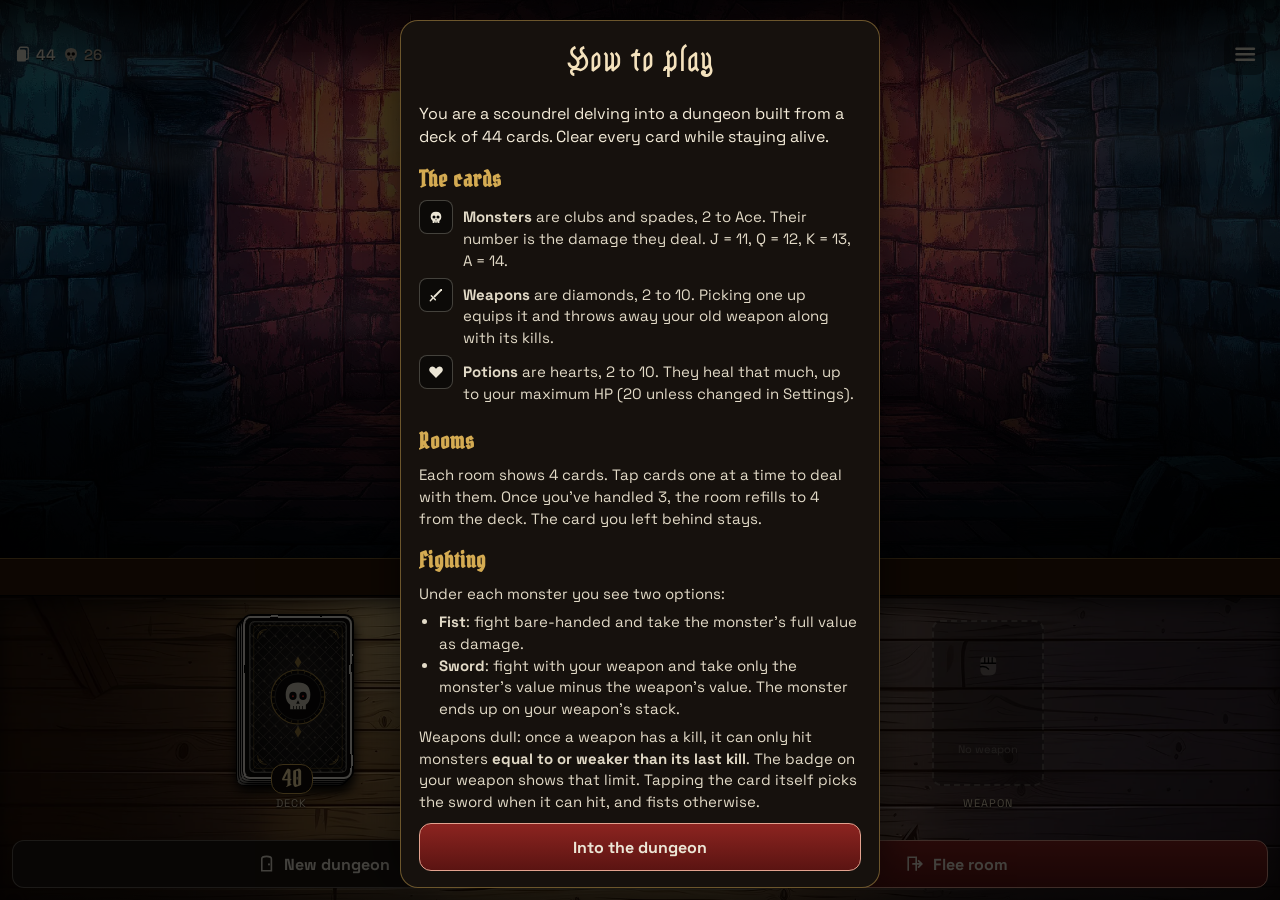
<file: Scoundrel/Web/index.html>
<!DOCTYPE html>
<html lang="en">
<head>
<meta charset="utf-8">
<meta name="viewport" content="width=device-width, initial-scale=1, maximum-scale=1, user-scalable=no, viewport-fit=cover">
<meta name="apple-mobile-web-app-capable" content="yes">
<meta name="theme-color" content="#0b0908">
<meta name="apple-mobile-web-app-status-bar-style" content="black-translucent">
<meta name="apple-mobile-web-app-title" content="Scoundrel">
<link rel="manifest" href="manifest.webmanifest">
<link rel="apple-touch-icon" href="assets/ui/icon-180.png?v=4">
<title>Scoundrel</title>
<link rel="stylesheet" href="style.css">
</head>
<body>
<svg width="0" height="0" style="position:absolute" aria-hidden="true">
  <defs>
    <filter id="wobble" x="-4%" y="-4%" width="108%" height="108%">
      <feTurbulence type="fractalNoise" baseFrequency="0.045" numOctaves="2" seed="7" result="w"/>
      <feDisplacementMap in="SourceGraphic" in2="w" scale="3.2" xChannelSelector="R" yChannelSelector="G"/>
    </filter>
    <filter id="ink" x="-5%" y="-5%" width="110%" height="110%">
      <feTurbulence type="fractalNoise" baseFrequency="0.9" numOctaves="2" seed="3" result="n"/>
      <feDisplacementMap in="SourceGraphic" in2="n" scale="1.4" xChannelSelector="R" yChannelSelector="G"/>
    </filter>
  </defs>
</svg>

<div id="app">
  <div class="bg" id="bgA"></div>
  <div class="bg" id="bgB"></div>
  <div class="shade"></div>
  <div class="fog" id="fog"><i class="f1"></i><i class="f2"></i></div>
  <div class="sparks" id="sparks"></div>
  <div class="bats" id="bats"></div>
  <div class="hurt" id="hurt"></div>

  <header class="topbar">
    <div class="deckinfo" id="deckinfo"></div>
    <div class="roomtitle" id="roomtitle">Room 1</div>
    <button class="iconbtn" id="menuBtn" aria-label="Menu"></button>
  </header>

  <section class="scene" id="scene"></section>

  <section class="table">
    <div class="trim"></div>
    <div class="room" id="room"></div>
  </section>

  <div class="message" id="message"></div>

  <div class="desk">
  <section class="panel">
    <div class="slot" id="deckSlot"></div>
    <div class="slot" id="heroSlot"></div>
    <div class="slot" id="weaponSlot"></div>
  </section>

  <nav class="actions">
    <button class="btn" id="newBtn"></button>
    <button class="btn primary" id="fleeBtn"></button>
  </nav>
  </div>
</div>

<!-- menu -->
<div class="overlay" id="menu" hidden>
  <div class="sheet">
    <h2>Scoundrel</h2>
    <button class="btn wide" data-act="new"></button>
    <button class="btn wide" data-act="rules"></button>
    <button class="btn wide" data-act="settings"></button>
    <button class="btn wide ghost" data-act="close">Back to the dungeon</button>
    <p class="credit">Original game by Zach Gage and Kurt Bieg, © 2011</p>
  </div>
</div>

<!-- rules -->
<div class="overlay" id="rules" hidden>
  <div class="sheet scroll">
    <h2>How to play</h2>
    <div class="rules-body">
      <p class="lead">You are a scoundrel delving into a dungeon built from a deck of 44 cards. Clear every card while staying alive.</p>

      <h3>The cards</h3>
      <div class="rule-row"><span class="chip skull"></span><p><b>Monsters</b> are clubs and spades, 2 to Ace. Their number is the damage they deal. J = 11, Q = 12, K = 13, A = 14.</p></div>
      <div class="rule-row"><span class="chip sword"></span><p><b>Weapons</b> are diamonds, 2 to 10. Picking one up equips it and throws away your old weapon along with its kills.</p></div>
      <div class="rule-row"><span class="chip heart"></span><p><b>Potions</b> are hearts, 2 to 10. They heal that much, up to your maximum HP (20 unless changed in Settings).</p></div>

      <h3>Rooms</h3>
      <p>Each room shows 4 cards. Tap cards one at a time to deal with them. Once you've handled 3, the room refills to 4 from the deck. The card you left behind stays.</p>

      <h3>Fighting</h3>
      <p>Under each monster you see two options:</p>
      <ul>
        <li><b>Fist</b>: fight bare-handed and take the monster's full value as damage.</li>
        <li><b>Sword</b>: fight with your weapon and take only the monster's value minus the weapon's value. The monster ends up on your weapon's stack.</li>
      </ul>
      <p>Weapons dull: once a weapon has a kill, it can only hit monsters <b>equal to or weaker than its last kill</b>. The badge on your weapon shows that limit. Tapping the card itself picks the sword when it can hit, and fists otherwise.</p>
      <p><b>Drag &amp; drop</b> works too: drag a monster onto your hero to fight bare-handed, or onto your weapon to use it. You can also drag your equipped weapon onto a monster. Drag a weapon onto the weapon slot to equip it, and a potion onto your hero to drink it.</p>

      <h3>Potions</h3>
      <p>You can drink only one potion per room. A second potion in the same room is wasted.</p>

      <h3>Fleeing</h3>
      <p>Before touching a full room, you may flee. All 4 cards go to the bottom of the deck and you get a fresh room. You can't flee two rooms in a row.</p>

      <h3>Scoring</h3>
      <p><b>Survive</b> by clearing the whole deck. Your score is your remaining HP. If you're at full health and your last move was drinking a potion, its value is added on top.</p>
      <p><b>Die</b> when HP hits 0. Your score is your HP minus the value of every monster still in the dungeon.</p>

      <h3>Tips</h3>
      <ul>
        <li>Kill big monsters with your weapon first. Small kills dull it fast.</li>
        <li>Sometimes fists are smarter, to save your weapon for a bigger threat.</li>
        <li>Count what's left: the top bar shows cards and monsters remaining.</li>
      </ul>
    </div>
    <button class="btn wide primary" data-act="close">Into the dungeon</button>
  </div>
</div>

<!-- settings -->
<div class="overlay" id="settings" hidden>
  <div class="sheet">
    <h2>Settings</h2>
    <label class="field">Maximum health
      <div class="stepper">
        <button class="btn small" data-step="-1">−</button>
        <output id="hpOut">20</output>
        <button class="btn small" data-step="1">+</button>
      </div>
    </label>
    <label class="field toggle">Haptics
      <input type="checkbox" id="hapticsToggle" checked>
    </label>
    <p class="note" id="settingsNote">Changing maximum health starts a new dungeon.</p>
    <button class="btn wide primary" data-act="save">Save</button>
    <button class="btn wide ghost" data-act="close">Cancel</button>
  </div>
</div>

<!-- confirm -->
<div class="overlay" id="confirm" hidden>
  <div class="sheet">
    <h2>Abandon this dungeon?</h2>
    <p class="note">Your current run will be lost.</p>
    <button class="btn wide primary" data-act="yes">Find another dungeon</button>
    <button class="btn wide ghost" data-act="close">Keep playing</button>
  </div>
</div>

<!-- game over -->
<div class="overlay end" id="gameover" hidden>
  <div class="endbg" id="endbg"></div>
  <div class="endcard">
    <h1 id="endTitle">You Survived!</h1>
    <div class="score"><span>Score</span><b id="endScore">0</b></div>
    <p class="note" id="endNote"></p>
    <button class="btn wide primary" data-act="again">Start another dungeon</button>
  </div>
</div>

<script src="engine.js"></script>
<script src="art.js"></script>
<script src="ui.js"></script>
</body>
</html>
</file>
<file: Scoundrel/Web/style.css>
@font-face { font-family: 'Astloch'; src: url('assets/fonts/Astloch.ttf') format('truetype'); font-display: block; }
@font-face { font-family: 'PirataOne'; src: url('assets/fonts/PirataOne.ttf') format('truetype'); font-display: block; }
@font-face { font-family: 'SpaceGrotesk'; src: url('assets/fonts/SpaceGrotesk.ttf') format('truetype'); font-weight: 300 700; font-display: block; }

:root {
  --ink: #ece6d6;
  --ink-dim: #b7ae9b;
  --felt: #7a1b1e;
  --felt-d: #4e0f12;
  --gold: #d4ab52;
  --blood: #e0342b;
  --heal: #7fd36a;
  --wood-d: #301706;
  --sat: env(safe-area-inset-top, 0px);
  --sab: env(safe-area-inset-bottom, 0px);
  --gap: 6px;
  --cw: min(calc((100vw - 14px - 3 * var(--gap)) / 4), 112px);
  --ch: calc(var(--cw) * 1.48);
}

* { box-sizing: border-box; -webkit-tap-highlight-color: transparent; }
html, body { margin: 0; height: 100%; background: #0b0908; color: var(--ink); overflow: hidden; }
body {
  font-family: 'SpaceGrotesk', ui-sans-serif, system-ui, sans-serif;
  -webkit-user-select: none; user-select: none; -webkit-touch-callout: none;
  overscroll-behavior: none; touch-action: manipulation;
}
button { font: inherit; color: inherit; border: 0; background: none; padding: 0; cursor: pointer; }
.icon { width: 1.2em; height: 1.2em; display: inline-block; vertical-align: -0.22em; fill: currentColor; }

#app {
  position: fixed; inset: 0;
  display: flex; flex-direction: column;
  padding-top: max(var(--sat), 8px);
}
/* Home-screen app: fill the whole screen (iOS otherwise leaves a gap at the bottom) */
@media (display-mode: standalone) {
  html, body { height: 100vh; }
  #app { bottom: auto; height: 100vh; }
}

/* backgrounds */
.bg { will-change: opacity; transform: translateZ(0); position: absolute; inset: 0 0 auto 0; height: var(--bgh, 100%); background: #0b0908 center 62% / cover no-repeat; transition: opacity .9s ease; z-index: -3; }
#bgB { opacity: 0; }
.fog {
  position: absolute; left: 0; right: 0; top: 0; height: calc(var(--bgh, 60%) * .78); z-index: -1;
  overflow: hidden; pointer-events: none; opacity: 0; transition: opacity 2s ease;
  -webkit-mask-image: linear-gradient(to bottom, transparent 0%, #000 18%, #000 55%, transparent 100%);
  mask-image: linear-gradient(to bottom, transparent 0%, #000 18%, #000 55%, transparent 100%);
}
.fog i {
  position: absolute; top: 0; bottom: 0; left: 0; width: 200%;
  background: url('assets/ui/fog.svg') repeat-x 0 0 / 50% 100%;
  will-change: transform; backface-visibility: hidden;
}
.fog.on { opacity: 1; animation: fogbreathe 11s ease-in-out infinite alternate; }
@keyframes fogbreathe { from { opacity: 1; } to { opacity: .7; } }
.fog .f1 { opacity: calc(var(--fog1, .15) * .8); animation: fogdrift 30s linear infinite; animation-delay: var(--fogd1, 0s); }
.fog .f2 { opacity: calc(var(--fog2, .1) * .8); top: 12%; transform: scaleY(-1); animation: fogdrift2 22s linear infinite; animation-delay: var(--fogd2, 0s); }
@keyframes fogdrift { from { transform: translate3d(0,0,0); } to { transform: translate3d(-50%,0,0); } }
@keyframes fogdrift2 { from { transform: translate3d(-50%,0,0) scaleY(-1); } to { transform: translate3d(0,0,0) scaleY(-1); } }
@media (prefers-reduced-motion: reduce) { .fog i, .fog.on { animation: none; } }
.bats { position: absolute; left: 0; right: 0; top: 0; height: calc(var(--bgh, 60%) * .72); z-index: -1; overflow: hidden; pointer-events: none; }
.bat { position: absolute; left: 0; top: 0; width: var(--bw, 34px); will-change: transform; }
.bat .bob { animation: batbob .6s ease-in-out infinite alternate; }
.bat .batimg {
  display: block; width: 100%; aspect-ratio: 260 / 309;
  background: url('assets/ui/bat.webp') 0 0 / 400% 100% no-repeat;
  animation: batflap var(--flap, .4s) steps(4) infinite;
  filter: brightness(.56) contrast(1.08) drop-shadow(0 2px 3px rgba(0,0,0,.55));
}
@keyframes batflap { from { background-position: 0% 0; } to { background-position: 133.333% 0; } }
.bat .batimg.v2 { aspect-ratio: 260 / 198; background-image: url('assets/ui/bat2.webp'); }
@keyframes batbob { from { transform: translateY(-10px); } to { transform: translateY(10px); } }


.sparks { position: absolute; left: 0; right: 0; top: 0; height: calc(var(--bgh, 60%) * .8); z-index: -1; overflow: hidden; pointer-events: none; }
.spark {
  position: absolute; width: var(--s, 2px); height: var(--s, 2px); border-radius: 50%;
  background: #ffcf7a; box-shadow: 0 0 4px 1px rgba(255, 140, 40, .8), 0 0 10px 2px rgba(255, 90, 20, .35);
  opacity: 0; animation: spark var(--t, 6s) ease-out forwards;
}
@keyframes spark {
  0%   { opacity: 0; transform: translate(0, 0); }
  12%  { opacity: var(--o, .5); }
  50%  { transform: translate(var(--dx1, 8px), calc(var(--rise, 120px) * -.5)); }
  80%  { opacity: calc(var(--o, .5) * .6); }
  100% { opacity: 0; transform: translate(var(--dx2, -6px), calc(var(--rise, 120px) * -1)); }
}
.shade {
  position: absolute; inset: 0 0 auto 0; height: var(--bgh, 100%); z-index: -2; pointer-events: none;
  background:
    linear-gradient(to bottom, rgba(5,4,3,.7) 0%, rgba(5,4,3,.05) 13%, rgba(5,4,3,0) 60%, rgba(5,4,3,.35) 100%),
    radial-gradient(ellipse at 50% 45%, rgba(0,0,0,0) 45%, rgba(0,0,0,.55) 100%);
}
.hurt { position: absolute; inset: 0; pointer-events: none; z-index: 40; opacity: 0;
  box-shadow: inset 0 0 90px 30px rgba(200, 20, 20, .85); }
.hurt.on { animation: hurt .55s ease-out; }
.hurt.heal { box-shadow: inset 0 0 90px 30px rgba(90, 210, 90, .55); }
@keyframes hurt { 0% { opacity: 1; } 100% { opacity: 0; } }
#app.shake { animation: shake .26s ease-out; }
@keyframes shake {
  20% { transform: translate(-3px, 1px); } 40% { transform: translate(3px, -1px); }
  60% { transform: translate(-2px, 1px); } 80% { transform: translate(1px, 0); } 100% { transform: translate(0, 0); }
}
.blast { position: fixed; z-index: 96; pointer-events: none; transform: translate(-50%,-50%) scale(.4); opacity: 0; animation: blast .32s cubic-bezier(.1,.9,.2,1) forwards; mix-blend-mode: screen; }
.blast svg { width: 100%; height: 100%; display: block; overflow: visible; filter: drop-shadow(0 0 3px rgba(255, 230, 190, .9)) drop-shadow(0 0 8px rgba(255, 140, 60, .55)); }
.blast .ring { transform-origin: 50px 50px; animation: ring .32s ease-out forwards; }
@keyframes ring { from { transform: scale(.3); opacity: 1; } to { transform: scale(2.2); opacity: 0; } }
@keyframes blast {
  0%   { transform: translate(-50%,-50%) scale(.35); opacity: 1; }
  18%  { transform: translate(-50%,-50%) scale(1.05); opacity: 1; }
  45%  { transform: translate(-50%,-50%) scale(1.1); opacity: .85; }
  100% { transform: translate(-50%,-50%) scale(1.18); opacity: 0; }
}
.burst-spark {
  position: fixed; z-index: 97; width: 16px; height: 2px; margin: -1px 0 0 -8px; border-radius: 1px; pointer-events: none;
  background: linear-gradient(90deg, rgba(255,255,255,0), #fff 70%, #ffe6c0);
  box-shadow: 0 0 4px rgba(255, 190, 110, .9);
  transform: translate(0,0) rotate(var(--rot)) scaleX(.4);
  animation: burstspark .38s cubic-bezier(.1,.8,.3,1) forwards;
}
@keyframes burstspark {
  0% { transform: translate(0,0) rotate(var(--rot)) scaleX(.4); opacity: 1; }
  100% { transform: translate(var(--bx), var(--by)) rotate(var(--rot)) scaleX(1.6); opacity: 0; }
}
.twinkle {
  position: fixed; z-index: 55; margin: 0; pointer-events: none; opacity: 0;
  translate: -50% -50%;
  background: #fff;
  clip-path: polygon(50% 0, 60% 40%, 100% 50%, 60% 60%, 50% 100%, 40% 60%, 0 50%, 40% 40%);
  filter: drop-shadow(0 0 3px rgba(255, 240, 210, .95));
  animation: twinkle .7s cubic-bezier(.15,.7,.3,1) forwards;
}
.twinkle.gold { background: #ffd98a; filter: drop-shadow(0 0 3px rgba(255, 180, 70, .95)); }
@keyframes twinkle {
  0%   { transform: translate(0,0) rotate(0deg) scale(.2); opacity: 0; }
  20%  { opacity: 1; transform: translate(calc(var(--bx) * .35), calc(var(--by) * .35)) rotate(var(--sr)) scale(1.1); }
  60%  { opacity: .9; transform: translate(calc(var(--bx) * .8), calc(var(--by) * .8)) rotate(calc(var(--sr) * 1.5)) scale(.8); }
  100% { opacity: 0; transform: translate(var(--bx), var(--by)) rotate(calc(var(--sr) * 2)) scale(.2); }
}
@media (prefers-reduced-motion: reduce) { #app.shake { animation: none; } }

/* top bar */
.topbar {
  display: grid; grid-template-columns: 1fr auto 1fr; align-items: center;
  padding: 25px 14px 0; min-height: 48px;
}
.deckinfo { font-size: 15px; font-weight: 600; color: var(--ink); text-shadow: 0 1px 1px #000; white-space: nowrap; }
.deckinfo .icon { margin-right: 4px; }
.deckinfo .mons { color: var(--ink-dim); margin-left: 6px; }
.roomtitle { font-family: 'PirataOne', 'Astloch', serif; font-size: 28px; letter-spacing: .5px; text-shadow: 0 2px 6px #000; }
.iconbtn { justify-self: end; width: 42px; height: 42px; display: grid; place-items: center; border-radius: 10px; background: rgba(0,0,0,.35); font-size: 22px; }

.scene { flex: 1 1 auto; min-height: 20px; }

/* felt table */
.table {
  position: relative;
  background:
    repeating-linear-gradient(45deg, rgba(0,0,0,.05) 0 2px, rgba(0,0,0,0) 2px 4px) 0 40px / 100% 100% no-repeat,
    linear-gradient(rgba(0, 0, 0, 0) 0%, rgba(0, 0, 0, .45) 32%, rgba(0, 0, 0, .72) 100%);
  padding: 16px 7px 12px;
}
.trim { display: none; position: absolute; left: 0; right: 0; top: 6px; height: 2px; background: linear-gradient(90deg, transparent, var(--gold) 15%, var(--gold) 85%, transparent); opacity: .8; }
.room { display: grid; grid-template-columns: repeat(4, var(--cw)); gap: var(--gap); justify-content: center; min-height: calc(var(--ch) + 40px); }
.cell { position: relative; display: flex; flex-direction: column; align-items: center; gap: 6px; }

/* cards */
.card {
  position: relative; width: var(--cw); height: var(--ch);
  border-radius: 9px; border: 0; --edge: #f4efe4;
  background:
    radial-gradient(ellipse at 50% 55%, #23211f 0%, #0d0c0b 70%);
  box-shadow: 0 6px 12px rgba(0,0,0,.55), inset 0 0 0 2px #000;
  overflow: hidden; isolation: isolate;
  transition: transform .15s ease;
}
.card::after { /* paper grain */
  content: ''; position: absolute; inset: 0; pointer-events: none; opacity: .18; mix-blend-mode: overlay;
  background-image: radial-gradient(rgba(255,255,255,.5) 1px, transparent 1px);
  background-size: 3px 3px;
}
.card .art { position: absolute; left: 4%; right: 4%; top: 18%; width: 92%; height: auto; }
.card .art.photo {
  left: 0; right: 0; top: 17%; width: 100%; height: auto; mix-blend-mode: lighten;
  -webkit-mask-image: radial-gradient(ellipse 50% 50% at 50% 50%, #000 62%, transparent 100%);
  mask-image: radial-gradient(ellipse 50% 50% at 50% 50%, #000 62%, transparent 100%);
  pointer-events: none; -webkit-user-drag: none;
}
.card .art.photo.clubs { filter: brightness(.9) contrast(1.05); }
.card .name { z-index: 2; text-shadow: 0 1px 3px #000, 0 0 6px #000; }
.card .corner { position: absolute; top: 9px; left: 10px; width: calc(var(--cw) * .22); height: calc(var(--cw) * .22); color: var(--ink); }
.card .corner .icon { width: 100%; height: 100%; }
.card .val { position: absolute; top: 7px; right: 11px; font-family: 'PirataOne', 'Astloch', serif; font-weight: 400; font-size: calc(var(--cw) * .33); line-height: 1; color: var(--ink); text-shadow: 0 1px 0 #000; }
.card .name { position: absolute; bottom: 5px; left: 0; right: 0; text-align: center; font-size: calc(var(--cw) * .115); letter-spacing: .5px; text-transform: uppercase; color: var(--ink-dim); }
.card .val.face { font-family: 'PirataOne', 'Astloch', serif; font-weight: 400; font-size: calc(var(--cw) * .33); top: 7px; }
.card.potion .val, .card.potion .corner { color: #ff5a4f; }
.card.weapon .val, .card.weapon .corner { color: var(--gold); }
.card.weapon { --edge: #e8cc8a; }
.card.potion { --edge: #ffb0a8; }
/* hand-drawn wobbly outline */
.card::before, .hero::before {
  content: ''; position: absolute; inset: 1.5px; z-index: 20; pointer-events: none;
  border: 2.5px solid var(--edge); border-radius: 8px; filter: url(#wobble);
}
.card.empty::before { display: none; }
.wstack > .card:not(.empty):first-child { rotate: var(--wtilt, -2deg); }
.room .card { rotate: var(--tilt, 0deg); touch-action: none; -webkit-user-drag: none; }
.card.drag {
  position: fixed; left: 0; top: 0; margin: 0; z-index: 90; pointer-events: none; rotate: 0deg;
  box-shadow: 0 14px 24px rgba(0,0,0,.6); will-change: transform; transition: none !important; animation: none !important;
}
.card.drag::before { filter: none; }
.hero, .wstack > .card, .room .card { transition: box-shadow .2s ease, filter .2s ease; }
#hero.drop-target, #weaponSlot.drop-target .wstack > .card:first-child, .room .card.drop-target { box-shadow: 0 0 0 1px rgba(255, 210, 140, .25), 0 0 10px 1px rgba(255, 190, 100, .22); }
#hero.drop-hover, #weaponSlot.drop-hover .wstack > .card:first-child, .room .card.drop-hover { box-shadow: 0 0 0 1px rgba(255, 210, 140, .5), 0 0 14px 3px rgba(255, 190, 100, .38); }
.hero .doom {
  position: absolute; z-index: 3; left: 26%; top: 10%; width: 48%; height: auto; pointer-events: none;
  opacity: 0; transform: scale(.85); transition: opacity .25s ease, transform .25s ease;
  filter: drop-shadow(0 0 6px rgba(255, 40, 30, .6));
}
#hero.drop-lethal .doom { opacity: .32; transform: scale(1); }
#hero.drop-lethal.drop-hover .doom, #hero.doomed .doom { opacity: .55; transform: scale(1.04); }
#hero.doomed { filter: none; box-shadow: 0 0 0 1px rgba(255, 70, 50, .55), 0 0 14px 3px rgba(255, 40, 30, .4); }
#hero.drop-target.drop-lethal, #weaponSlot.drop-target.drop-lethal .wstack > .card:first-child, .room .card.drop-target.drop-lethal { box-shadow: 0 0 0 1px rgba(255, 70, 50, .35), 0 0 10px 1px rgba(255, 40, 30, .3); }
#hero.drop-hover.drop-lethal, #weaponSlot.drop-hover.drop-lethal .wstack > .card:first-child, .room .card.drop-hover.drop-lethal { box-shadow: 0 0 0 1px rgba(255, 70, 50, .65), 0 0 16px 4px rgba(255, 40, 30, .5); }
#weaponSlot.drop-off .wstack, .room .card.drop-off { filter: grayscale(.65) brightness(.7); }
.drop-no, #weaponSlot.drop-no .wstack { filter: grayscale(.65) brightness(.68); transition: filter .18s ease; }
#weaponSlot.drop-no { filter: none; }
.room .card.struck { animation: struck .32s ease-out; }
@keyframes struck {
  0% { transform: translate(0,0); }
  20% { transform: translate(-5px,2px); box-shadow: inset 0 0 0 999px rgba(200,30,20,.35); }
  45% { transform: translate(4px,-2px); }
  70% { transform: translate(-2px,1px); box-shadow: inset 0 0 0 999px rgba(200,30,20,.15); }
  100% { transform: translate(0,0); }
}
.room .card.vanish { opacity: 0 !important; transform: scale(.85); transition: opacity .3s ease, transform .3s ease; }
.slash {
  position: fixed; z-index: 95; height: 4px; pointer-events: none; border-radius: 2px;
  background: linear-gradient(90deg, rgba(255,255,255,0), #fff 40%, #ffe2b0 60%, rgba(255,255,255,0));
  box-shadow: 0 0 10px 2px rgba(255, 200, 120, .7);
  transform: translate(-50%, -50%) rotate(-38deg) scaleX(0); animation: slash .42s ease-out forwards;
}
@keyframes slash { 0% { transform: translate(-50%,-50%) rotate(-38deg) scaleX(0); opacity: 1; } 45% { transform: translate(-50%,-50%) rotate(-38deg) scaleX(1); opacity: 1; } 100% { transform: translate(-50%,-50%) rotate(-38deg) scaleX(1.05); opacity: 0; } }
.wstack .slain.pop-in { animation: popin .35s cubic-bezier(.3,1.4,.5,1); }
@keyframes popin { from { opacity: 0; scale: 1.4; } to { opacity: 1; scale: 1; } }
#weaponSlot.drop-bad .wstack > .card:first-child, .room .card.drop-bad { box-shadow: 0 0 0 1px rgba(255, 90, 70, .5), 0 0 14px 3px rgba(255, 60, 40, .35); }
.wstack > .card.grab { touch-action: none; cursor: grab; }
.room .card:active { transform: scale(.95); }
.card.dull { filter: none; }

.card.back { background: #0b0a09 url('assets/ui/cardback.svg?v=2') center / 100% 100% no-repeat; }
.card.back::after { display: none; }
.card.empty { background: rgba(0,0,0,.25); border: 2px dashed rgba(236,230,214,.25); box-shadow: none; display: grid; place-items: center; color: rgba(236,230,214,.35); font-size: 11px; text-align: center; padding: 6px; }
.card.empty::after { display: none; }
.card.empty .icon { width: 28px; height: 28px; margin-bottom: 4px; }

/* action chips under room cards */
.chips { display: flex; gap: 4px; width: var(--cw); justify-content: center; }
.chip {
  flex: 1 1 0; min-width: 0; display: flex; align-items: center; justify-content: center; gap: 3px;
  height: 32px; border-radius: 8px; font-weight: 700; font-size: 15px;
  background: rgba(10,8,7,.75); border: 1px solid rgba(236,230,214,.25); color: var(--ink);
}
.chip .icon { width: 16px; height: 16px; }
.chip.best { border-color: var(--gold); background: rgba(60,40,10,.85); color: #ffe7a8; }
.chip.off { opacity: .35; }
.chip.warn { color: #ff8c80; border-color: rgba(255,90,80,.5); }
.chip.good { color: #b6f0a5; border-color: rgba(127,211,106,.5); }
.chip.equip { color: #ffe7a8; border-color: rgba(212,171,82,.6); }

/* message strip */
.message {
  background: var(--wood-d); color: #fff; text-align: center;
  height: 38px; display: block; overflow: hidden; white-space: nowrap; text-overflow: ellipsis;
  padding: 0 10px; line-height: 38px; font-size: 14px; letter-spacing: .2px;
  border-top: 1px solid rgba(212,171,82,.5); border-bottom: 1px solid #000;
}
.message.title { font-family: 'Astloch', serif; font-size: 24px; letter-spacing: 3px; }
.message.flash { animation: msg .4s ease; }
@keyframes msg { from { background: #6a3410; } to { background: var(--wood-d); } }

/* wood panel */
.panel {
  display: grid; grid-template-columns: 1fr auto 1fr; align-items: center;
  padding: 14px 12px 10px; gap: 6px;
}
/* wood desk spans the card panel and the button bar */
.desk {
  background: #3a2210 url('assets/ui/wood.webp') center top / cover;
  box-shadow: inset 0 8px 18px rgba(0,0,0,.6);
}
.slot { position: relative; display: flex; flex-direction: column; align-items: center; gap: 10px; }
.slot .label.hits { color: #ffe7a8; font-weight: 700; }
.slot .label { font-size: 11px; text-transform: uppercase; letter-spacing: 1px; color: #f3e3c4; text-shadow: 0 1px 2px #000; }

/* deck pile */
.pile { position: relative; width: var(--cw); height: var(--ch); }
.pile .card { position: absolute; top: 0; left: 0; }
.pile .count { position: absolute; left: 50%; bottom: -8px; transform: translateX(-50%); z-index: 10; min-width: 38px; padding: 1px 10px; text-align: center; border-radius: 12px; background: #120d09; border: 1px solid var(--gold); color: #ffe7a8; font-family: 'PirataOne', 'Astloch', serif; font-size: 24px; line-height: 1.1; }

/* hero */
.hero {
  position: relative; width: calc(var(--cw) * 1.12); height: calc(var(--ch) * 1.12);
  border-radius: 10px; border: 0; --edge: #5e1110; overflow: hidden;
  background: radial-gradient(ellipse at 50% 42%, #3a2216, #120c09 62%, #070505 100%);
  box-shadow: 0 8px 16px rgba(0,0,0,.6), inset 0 0 0 2px #000;
}
.hero svg { position: absolute; left: 0; top: 0; width: 100%; }
.hero .portrait { position: absolute; inset: 3px; border-radius: 7px; overflow: hidden; background: #000 url('assets/ui/hero.webp') 50% 4% / 150% auto no-repeat; }
.hero .hmist {
  position: absolute; inset: 3px; border-radius: 7px; overflow: hidden; pointer-events: none;
  opacity: .32; animation: heroglow 7s ease-in-out infinite alternate;
  -webkit-mask-image: radial-gradient(ellipse 22% 20% at 50% 27%, transparent 55%, #000 100%);
  mask-image: radial-gradient(ellipse 22% 20% at 50% 27%, transparent 55%, #000 100%);
}
.hero .hmist i {
  position: absolute; top: 0; bottom: 0; left: 0; width: 400%;
  background: url('assets/ui/mist-loop.svg') repeat-x 0 0 / 50% 100%;
  will-change: transform; animation: heromist 26s linear infinite;
}
@keyframes heromist { from { transform: translate3d(0,0,0); } to { transform: translate3d(-50%,0,0); } }
@keyframes heroglow { from { opacity: .24; } to { opacity: .4; } }
@media (prefers-reduced-motion: reduce) { .hero .hmist, .hero .hmist i { animation: none; } }
.hero .portrait::after { content: ''; position: absolute; inset: 0; background: linear-gradient(to bottom, rgba(0,0,0,0) 45%, rgba(0,0,0,.55) 72%, rgba(0,0,0,.9) 100%); }
.hero .hp { z-index: 2; }
.hero .hp {
  position: absolute; left: 0; right: 0; bottom: 6px; text-align: center;
  font-family: 'Astloch', serif; color: #ff4b3e; text-shadow: 0 2px 0 #000, 0 0 10px #000;
  font-size: calc(var(--cw) * .42); line-height: 1;
}
.hero .hp small { font-size: .5em; color: #f4d6cf; }
.hero .bar { display: none; position: absolute; left: 8px; right: 8px; bottom: calc(var(--cw) * .5); height: 5px; z-index: 2; border-radius: 3px; background: rgba(0,0,0,.6); overflow: hidden; border: 1px solid rgba(255,255,255,.2); }
.hero .bar i { position: absolute; left: 0; top: 0; bottom: 0; background: linear-gradient(90deg, #8f1010, #ff4b3e); transition: width .4s ease; }
.hero.bump { animation: bump .45s ease; }
@keyframes bump { 30% { transform: scale(1.08) rotate(-2deg); } 60% { transform: scale(.97) rotate(1deg); } }
.hero.low { box-shadow: 0 0 18px rgba(255,40,30,.6), inset 0 0 0 2px #000; }

/* weapon slot */
.wstack { position: relative; width: calc(var(--cw) + 30px); height: var(--ch); }
.wstack .card { position: absolute; top: 0; left: 0; }
.wstack .slain { transform-origin: 40% 100%; pointer-events: none; }
.wstack.solo > .card:first-child { left: 15px; }
.slot .label { position: relative; z-index: 40; }
.badge {
  position: absolute; z-index: 30; right: -2px; bottom: -6px;
  background: #120d09; border: 1px solid var(--gold); color: #ffe7a8;
  font-size: 11px; font-weight: 700; padding: 3px 6px; border-radius: 10px; white-space: nowrap;
}

/* buttons */
.actions { display: flex; gap: 10px; padding: 10px 12px calc(12px + var(--sab)); background: linear-gradient(rgba(12,8,5,0), rgba(12,8,5,.55)); }
.btn {
  flex: 1; min-height: 48px; border-radius: 12px; padding: 10px 14px;
  background: #1d1611; border: 1.5px solid rgba(236,230,214,.35);
  font-weight: 700; font-size: 16px; display: inline-flex; align-items: center; justify-content: center; gap: 8px;
}
.btn.primary { background: linear-gradient(#8c2420, #5b1412); border-color: #e3a28f; }
.btn.ghost { background: transparent; }
.btn.small { flex: 0 0 auto; min-height: 40px; width: 44px; font-size: 22px; padding: 0; }
.btn.wide { width: 100%; }
.btn:disabled { opacity: .35; }
.btn:active { transform: scale(.97); }
.btn[hidden] { display: none; }

/* overlays */
.overlay { position: fixed; inset: 0; z-index: 100; background: rgba(0,0,0,.72); display: flex; align-items: flex-end; justify-content: center; padding: calc(var(--sat) + 20px) 12px calc(var(--sab) + 12px); }
.overlay[hidden] { display: none; }
.sheet {
  width: 100%; max-width: 480px; background: #16110d; border: 1px solid rgba(212,171,82,.45); border-radius: 18px;
  padding: 20px 18px 16px; display: flex; flex-direction: column; gap: 10px;
  box-shadow: 0 -10px 40px rgba(0,0,0,.6);
  animation: rise .25s ease;
}
@keyframes rise { from { transform: translateY(30px); opacity: 0; } }
.sheet h2 { margin: 0 0 6px; font-family: 'Astloch', serif; font-size: 32px; text-align: center; font-weight: 700; color: #f4e2bd; letter-spacing: 1px; }
.sheet.scroll { max-height: 100%; }
.rules-body { overflow-y: auto; -webkit-overflow-scrolling: touch; padding-right: 4px; font-size: 15px; line-height: 1.45; color: #e2dac7; -webkit-user-select: text; user-select: text; }
.rules-body h3 { font-family: 'PirataOne', 'Astloch', serif; font-size: 22px; color: var(--gold); margin: 16px 0 4px; letter-spacing: 1px; }
.rules-body p { margin: 6px 0; }
.rules-body ul { margin: 4px 0; padding-left: 20px; }
.rules-body .lead { font-size: 16px; color: #f4ecd9; }
.rule-row { display: flex; gap: 10px; align-items: flex-start; }
.rule-row .chip { flex: 0 0 34px; height: 34px; }
.credit { margin: 6px 0 0; text-align: center; font-size: 12px; color: #8d8370; }
.note { margin: 0; text-align: center; font-size: 13px; color: #a99f8b; }
.field { display: flex; align-items: center; justify-content: space-between; font-size: 16px; padding: 6px 2px; }
.stepper { display: flex; align-items: center; gap: 12px; }
.stepper output { font-family: 'Astloch', serif; font-size: 30px; min-width: 40px; text-align: center; }
.toggle input { width: 22px; height: 22px; accent-color: #b0302a; }

/* end screen */
.overlay.end { align-items: center; background: #000; padding: 0; }
.endbg { position: absolute; inset: 0; background: #000 center / cover no-repeat; animation: fadein 1.2s ease both; }
@keyframes fadein { from { opacity: 0; } to { opacity: 1; } }
.endcard { position: relative; width: calc(100% - 32px); max-width: 420px; text-align: center; padding: 26px 20px 18px; border-radius: 18px; background: rgba(10,7,5,.78); border: 1px solid rgba(212,171,82,.5); backdrop-filter: blur(4px); -webkit-backdrop-filter: blur(4px); animation: rise .6s .4s ease both; }
.endcard h1 { margin: 0; font-family: 'Astloch', serif; font-size: 52px; line-height: 1; color: #f8e6bf; text-shadow: 0 3px 10px #000; }
.endcard.dead h1 { color: #ff5a4a; }
.score { margin: 14px 0 8px; display: flex; flex-direction: column; align-items: center; }
.score span { text-transform: uppercase; font-size: 12px; letter-spacing: 3px; color: #c9bda4; }
.score b { font-family: 'Astloch', serif; font-size: 64px; line-height: 1; }
.endcard .btn { margin-top: 14px; }

/* animations */
.fly { position: fixed; z-index: 60; pointer-events: none; transition: transform .42s cubic-bezier(.4,.0,.2,1), opacity .42s ease; }
.deal { animation: deal .42s cubic-bezier(.2,.8,.3,1.2) both; }
@keyframes deal { from { transform: translate(-30px, 120px) scale(.6) rotate(-8deg); opacity: 0; } }
.floater { position: fixed; z-index: 70; pointer-events: none; font-family: 'Astloch', serif; font-size: 44px; font-weight: 700; text-shadow: 0 2px 0 #000, 0 0 12px #000; animation: float 1s ease-out forwards; }
.floater.dmg { color: #ff4b3e; }
.floater.heal { color: #8ff07a; }
.floater.zero { color: #ffe7a8; font-size: 30px; }
@keyframes float { 0% { transform: translate(-50%, 0) scale(.6); opacity: 0; } 15% { transform: translate(-50%, -10px) scale(1.15); opacity: 1; } 100% { transform: translate(-50%, -70px) scale(1); opacity: 0; } }

/* short screens (iPhone SE, mini) */
@media (max-height: 700px) {
  :root { --cw: min(calc((100vw - 14px - 3 * var(--gap)) / 4), 82px); }
  .topbar { min-height: 40px; }
  .roomtitle { font-size: 22px; }
  .panel { padding: 8px 12px 6px; }
  .actions { padding: 6px 12px 8px; }
  .btn { min-height: 42px; }
}
</file>
